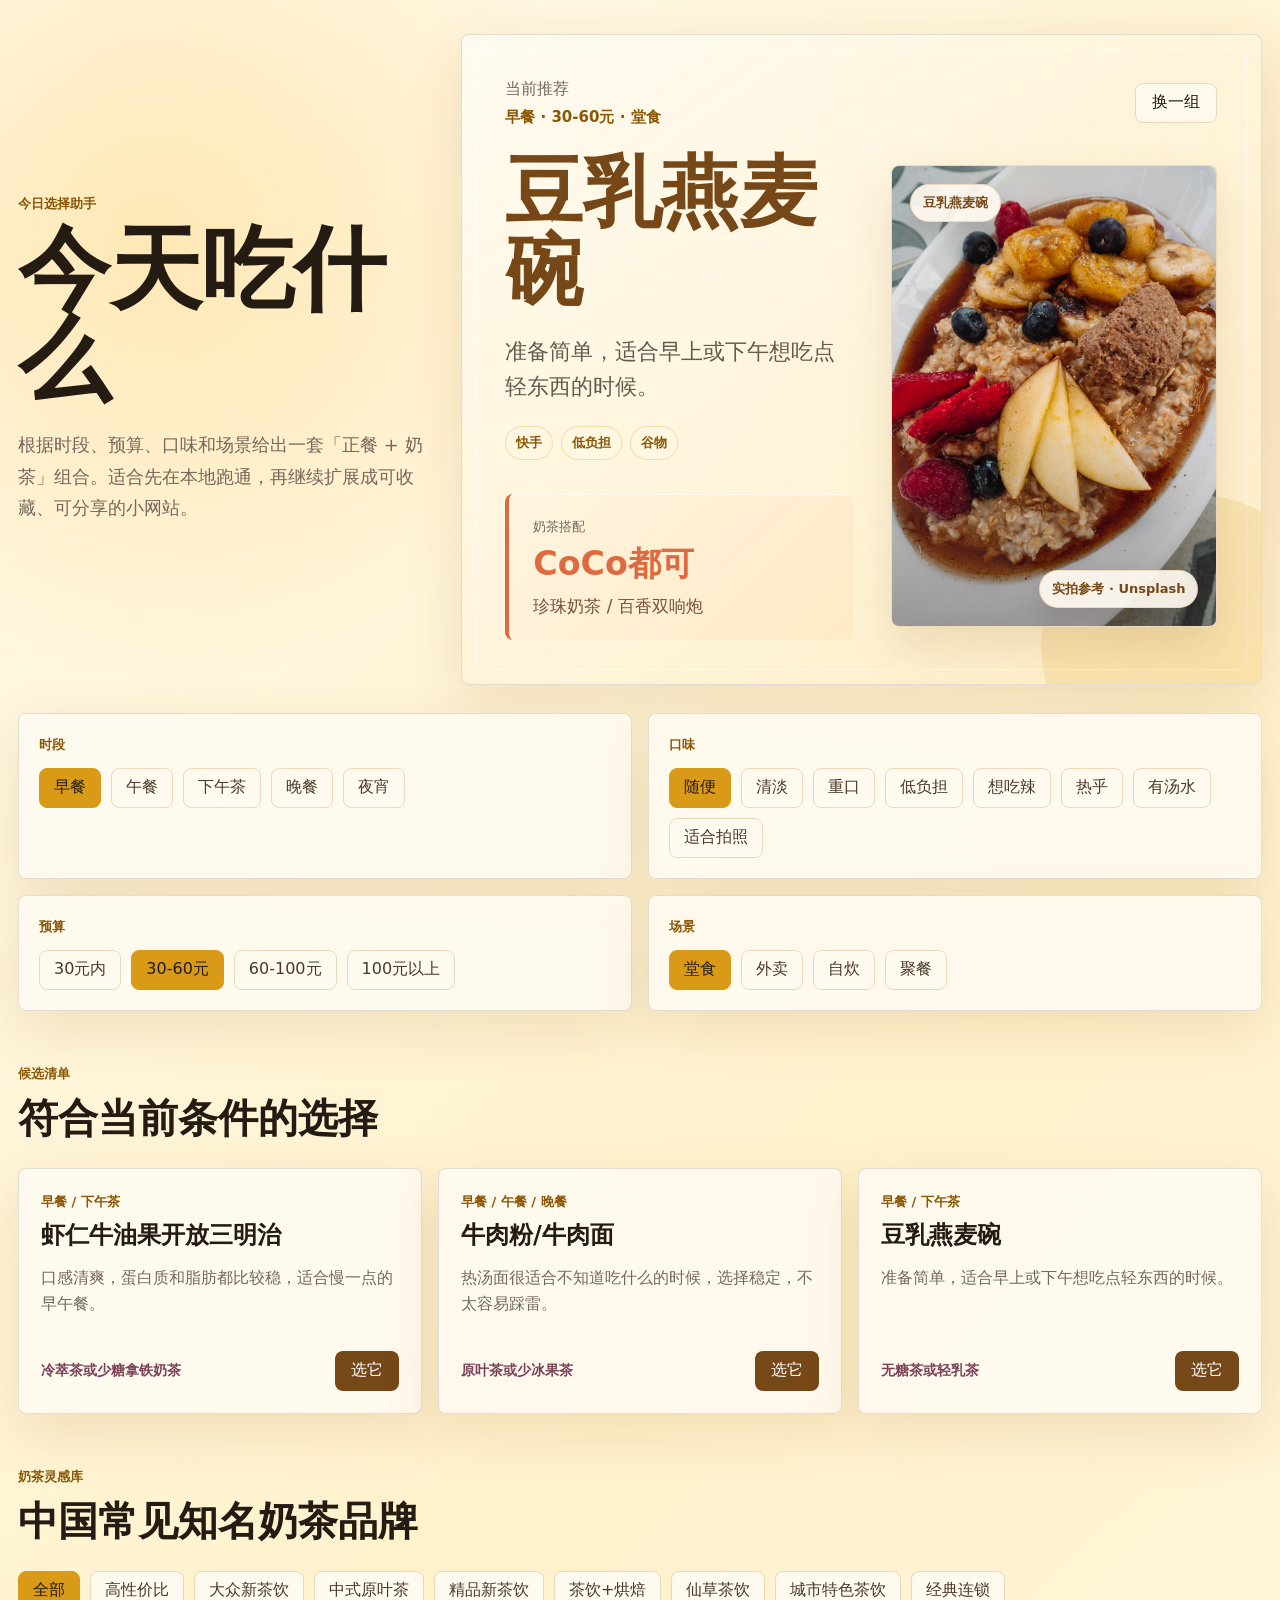
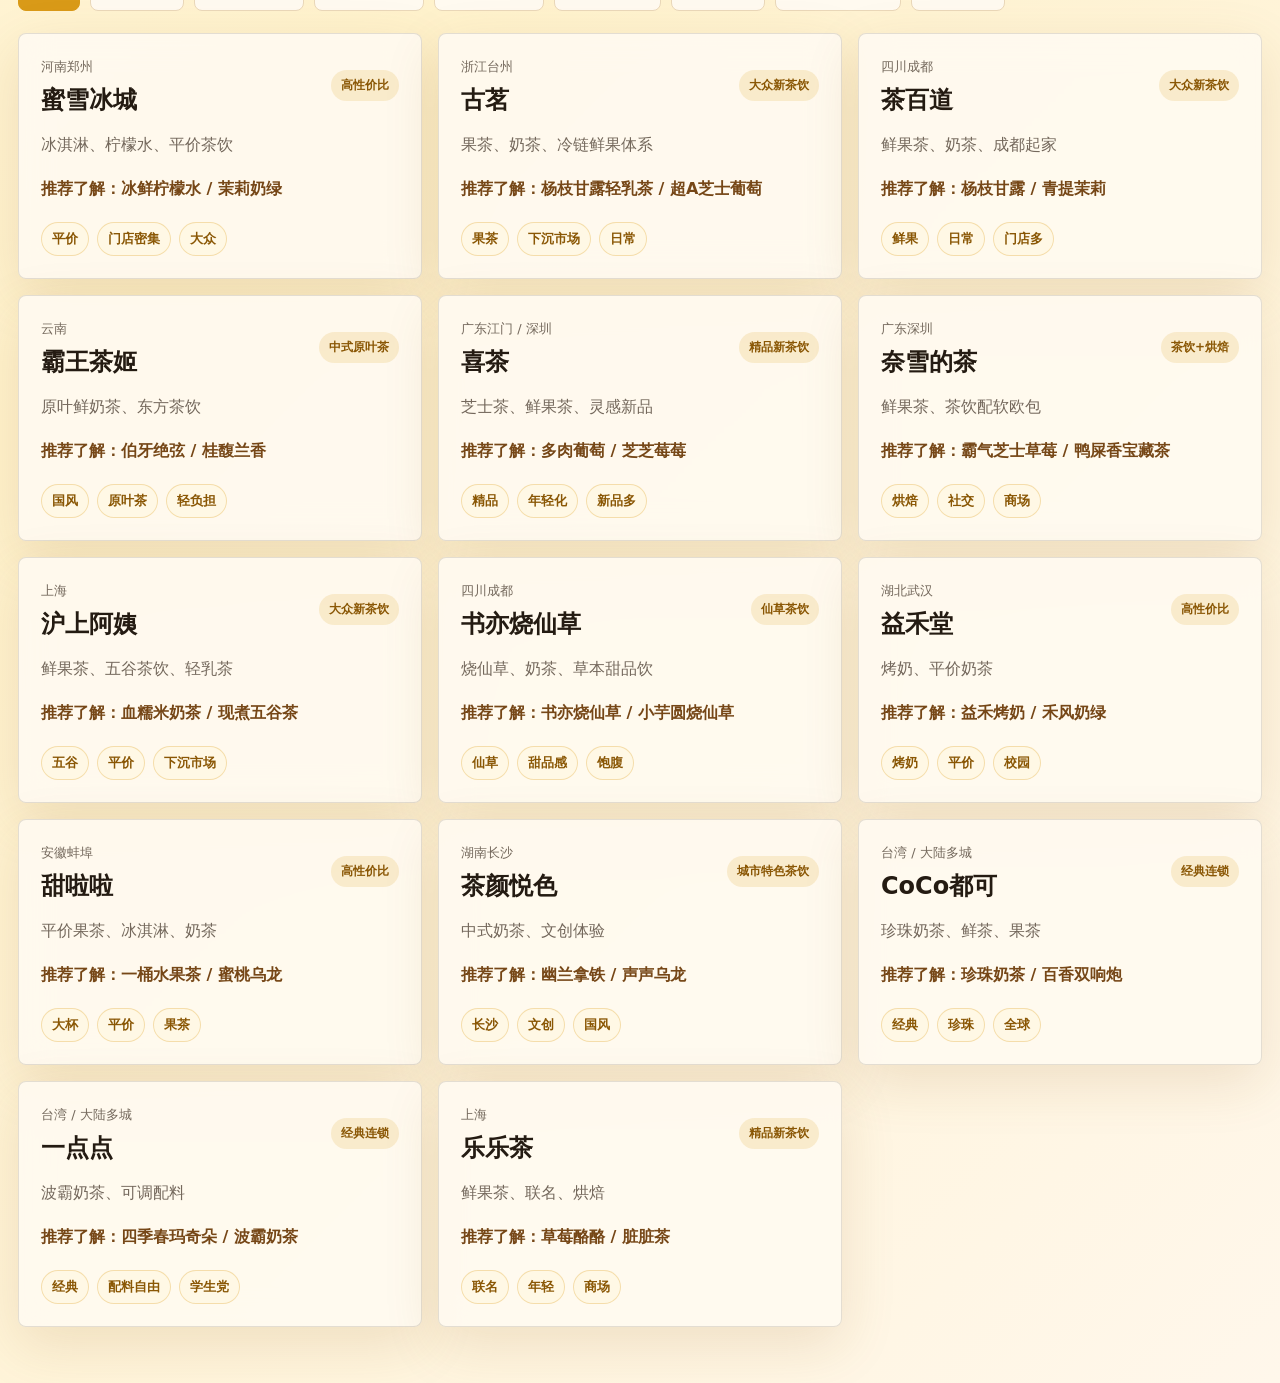
<file: index.html>
<!doctype html>
<html lang="zh-CN">
  <head>
    <meta charset="UTF-8" />
    <meta name="viewport" content="width=device-width, initial-scale=1.0" />
    <meta name="description" content="今天吃什么 - 简约现代的用餐与奶茶推荐小工具" />
    <title>今天吃什么</title>
    <script type="module" crossorigin src="./assets/index-Bzn35s-g.js?v=20260704-2"></script>
    <link rel="stylesheet" crossorigin href="./assets/index-esGFFq5m.css?v=20260704-2">
  </head>
  <body>
    <div id="root"></div>
  </body>
</html>
</file>
<file: assets/index-esGFFq5m.css>
:root{color-scheme:light;font-family:Inter,PingFang SC,Microsoft YaHei,Noto Sans CJK SC,system-ui,sans-serif;background:#fff7e5;color:#241b12;--paper: #fffaf0;--ink: #241b12;--muted: #74685c;--line: #ead8b9;--honey: #d99a18;--honey-dark: #8a5705;--honey-soft: #fff0bd;--terracotta: #de6a3f;--cocoa: #764717;--plum: #7a4157;--shadow: 0 18px 55px rgba(142, 91, 19, .14)}*{box-sizing:border-box}body{margin:0;min-width:320px;background:radial-gradient(circle at 12% 8%,rgba(255,193,64,.28),transparent 28rem),radial-gradient(circle at 88% 12%,rgba(222,106,63,.14),transparent 24rem),linear-gradient(135deg,#fff8e8,#fff2cc 48%,#fff7eb)}button{border:0;cursor:pointer;font:inherit}.app-shell{width:min(1260px,calc(100% - 36px));margin:0 auto;padding:34px 0 56px}.hero{display:grid;grid-template-columns:minmax(260px,.68fr) minmax(560px,1.32fr);gap:30px;align-items:stretch;min-height:620px}.hero-copy{display:flex;min-height:100%;flex-direction:column;justify-content:center;padding:44px 0}.eyebrow,.section-heading span,.card-kicker,.filter-group>span{color:var(--honey-dark);font-size:13px;font-weight:700}h1,h2,h3,p{margin:0}h1{margin-top:12px;font-size:clamp(48px,8vw,92px);line-height:.98;letter-spacing:0}.hero-copy p{width:min(620px,100%);margin-top:24px;color:var(--muted);font-size:18px;line-height:1.75}.hero-panel,.meal-card,.brand-card,.filter-group{border:1px solid rgba(221,215,203,.82);border-radius:8px;background:#fffaf0eb;box-shadow:var(--shadow);-webkit-backdrop-filter:blur(16px);backdrop-filter:blur(16px)}.hero-panel{position:relative;overflow:hidden;display:flex;min-height:620px;flex-direction:column;justify-content:space-between;padding:clamp(26px,3.4vw,44px);background:linear-gradient(145deg,#fffaf0f7,#ffeec6d6),radial-gradient(circle at 80% 18%,rgba(255,202,81,.34),transparent 20rem)}.hero-panel:before{position:absolute;top:14px;right:14px;bottom:14px;left:14px;border:1px solid rgba(255,255,255,.56);border-radius:8px;content:"";pointer-events:none}.hero-panel:after{position:absolute;right:-80px;bottom:-110px;width:300px;height:300px;border-radius:50%;background:#d99a1829;content:"";pointer-events:none}.panel-topline,.meal-footer,.brand-head{display:flex;align-items:center;justify-content:space-between;gap:16px}.panel-topline span{color:var(--muted)}.panel-topline>div{position:relative;z-index:1;display:flex;flex-direction:column;gap:8px}.panel-topline strong{color:var(--honey-dark);font-size:15px}.hero-card-body{position:relative;z-index:1;display:grid;flex:1;grid-template-columns:minmax(0,1fr) minmax(300px,.94fr);gap:clamp(20px,3vw,40px);align-items:center;margin-top:26px}.hero-card-content{min-width:0}.ghost-button,.meal-footer button,.tier-tabs button,.chips button{min-height:40px;border-radius:8px;transition:transform .16s ease,background .16s ease,color .16s ease}.ghost-button{border:1px solid var(--line);background:#fffaf0d6;color:var(--ink);padding:0 16px;position:relative;z-index:1}.ghost-button:hover,.meal-footer button:hover,.tier-tabs button:hover,.chips button:hover{transform:translateY(-1px)}.hero-panel h2{margin-top:0;color:var(--cocoa);font-size:clamp(50px,6.1vw,86px);line-height:1.02}.hero-card-content>p{max-width:610px;margin-top:22px;color:#65594c;font-size:clamp(18px,1.7vw,24px);line-height:1.62}.tag-row{display:flex;flex-wrap:wrap;gap:8px;margin-top:22px}.tag-row span{border:1px solid rgba(217,154,24,.28);border-radius:999px;background:#fff8e2c7;color:var(--honey-dark);font-size:13px;font-weight:700;padding:7px 10px}.pair-card{max-width:620px;margin-top:34px;border-left:4px solid var(--terracotta);border-radius:8px;background:linear-gradient(135deg,#fff4dff2,#ffe8c2d1);box-shadow:inset 0 1px #ffffffb3;padding:22px 24px}.pair-card span,.brand-head span{color:var(--muted);font-size:13px}.pair-card strong{display:block;margin-top:6px;color:var(--terracotta);font-size:clamp(26px,2.6vw,36px)}.pair-card p{margin-top:8px;color:#76513c;font-size:17px}.food-visual{position:relative;display:grid;overflow:hidden;min-height:460px;place-items:stretch;border:1px solid rgba(234,216,185,.9);border-radius:8px;background:radial-gradient(circle at 46% 34%,rgba(255,255,255,.86),transparent 15rem),linear-gradient(145deg,#ffe8aac7,#fff5e0eb);box-shadow:inset 0 1px #ffffffc2,0 22px 46px #7f501426}.food-visual img{display:block;width:100%;max-width:none;height:100%;min-height:460px;object-fit:cover;transform:scale(1.01)}.food-visual img.fallback-art{object-fit:contain;padding:28px;background:#fff3d2}.photo-shade{position:absolute;top:0;right:0;bottom:0;left:0;background:linear-gradient(180deg,#241b1214,#241b1200 42%),linear-gradient(0deg,#241b1257,#241b1200 44%);pointer-events:none}.visual-chip{position:absolute;z-index:1;border:1px solid rgba(234,216,185,.9);border-radius:999px;background:#fffaf0eb;box-shadow:0 12px 24px #241b1229;color:var(--cocoa);font-size:13px;font-weight:800;padding:9px 12px}.visual-chip.top{top:18px;left:18px}.visual-chip.bottom{right:18px;bottom:18px}.controls-section{display:grid;grid-template-columns:repeat(2,minmax(0,1fr));gap:16px;margin-top:28px}.filter-group{padding:20px}.chips{display:flex;flex-wrap:wrap;gap:10px;margin-top:14px}.chips button,.tier-tabs button{border:1px solid var(--line);background:#fffaf0;color:#4b3927;padding:0 14px}.chips button.selected,.tier-tabs button.active{border-color:var(--honey);background:var(--honey);color:#241b12}.recommend-grid,.brand-section{margin-top:54px}.section-heading{display:flex;flex-direction:column;gap:8px}.section-heading h2{font-size:clamp(26px,4vw,40px)}.cards,.brand-list{display:grid;grid-template-columns:repeat(3,minmax(0,1fr));gap:16px;margin-top:22px}.meal-card,.brand-card{display:flex;min-height:246px;flex-direction:column;justify-content:space-between;padding:22px}.meal-card h3,.brand-card h3{margin-top:8px;font-size:24px}.meal-card p,.brand-card p{margin-top:14px;color:var(--muted);line-height:1.65}.meal-footer{margin-top:22px}.meal-footer span{color:var(--plum);font-size:14px;font-weight:700}.meal-footer button{background:var(--cocoa);color:#fff;padding:0 16px}.tier-tabs{display:flex;flex-wrap:wrap;gap:10px;margin-top:22px}.brand-head strong{border-radius:999px;background:#d99a1829;color:var(--honey-dark);font-size:12px;padding:7px 10px;white-space:nowrap}.drink-line{margin-top:16px;color:var(--cocoa);font-weight:700;line-height:1.5}.tag-row.compact{margin-top:18px}@media(max-width:920px){.hero,.controls-section,.cards,.brand-list{grid-template-columns:1fr}.hero{min-height:auto}.hero-copy{padding:26px 0 8px}.hero-panel{min-height:auto}.hero-card-body{grid-template-columns:1fr}.food-visual{order:-1;min-height:330px}.food-visual img{min-height:330px}}@media(max-width:560px){.app-shell{width:min(100% - 24px,1180px);padding-top:20px}h1{font-size:50px}.hero-copy p,.hero-card-content>p{font-size:16px}.hero-panel h2{font-size:42px}.hero-panel,.meal-card,.brand-card,.filter-group{padding:18px}.panel-topline,.meal-footer,.brand-head{align-items:flex-start;flex-direction:column}.ghost-button,.meal-footer button{width:100%}.food-visual,.food-visual img{min-height:236px}.visual-chip{font-size:12px;padding:7px 10px}}
</file>
